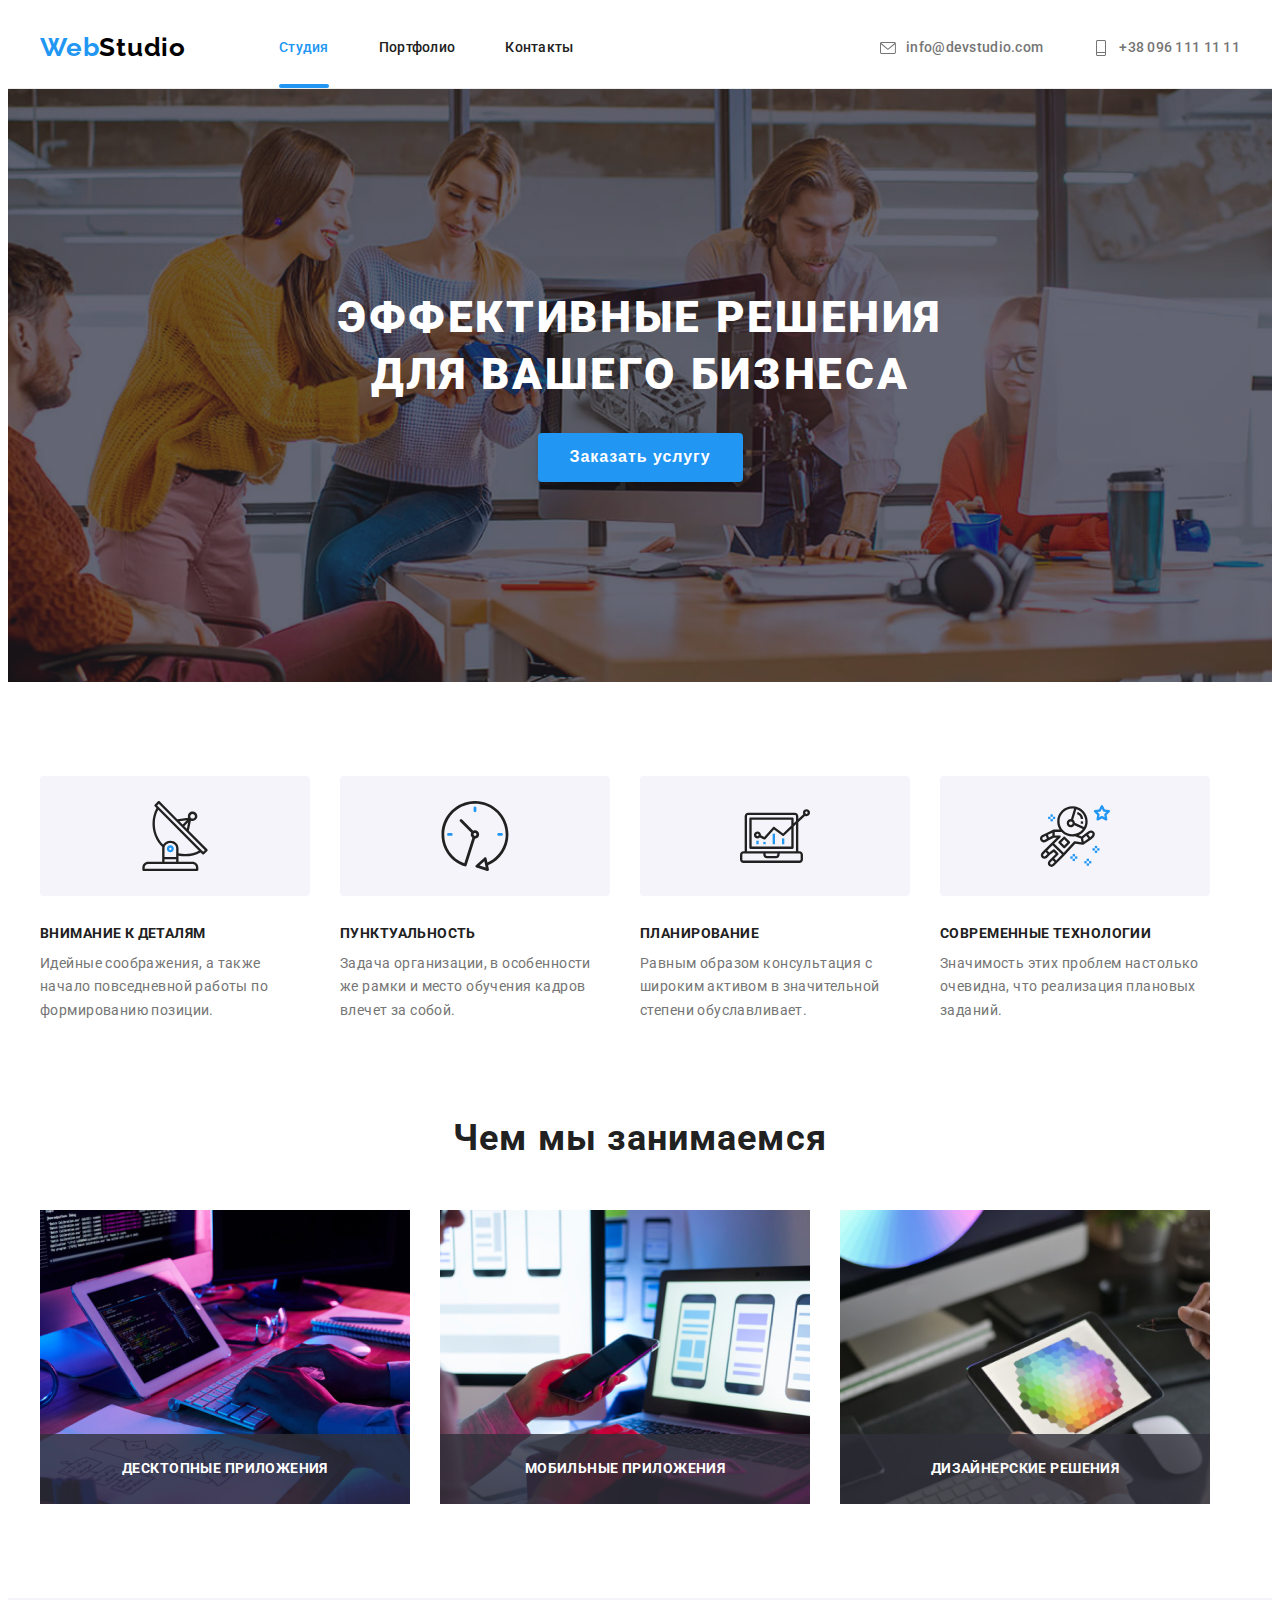
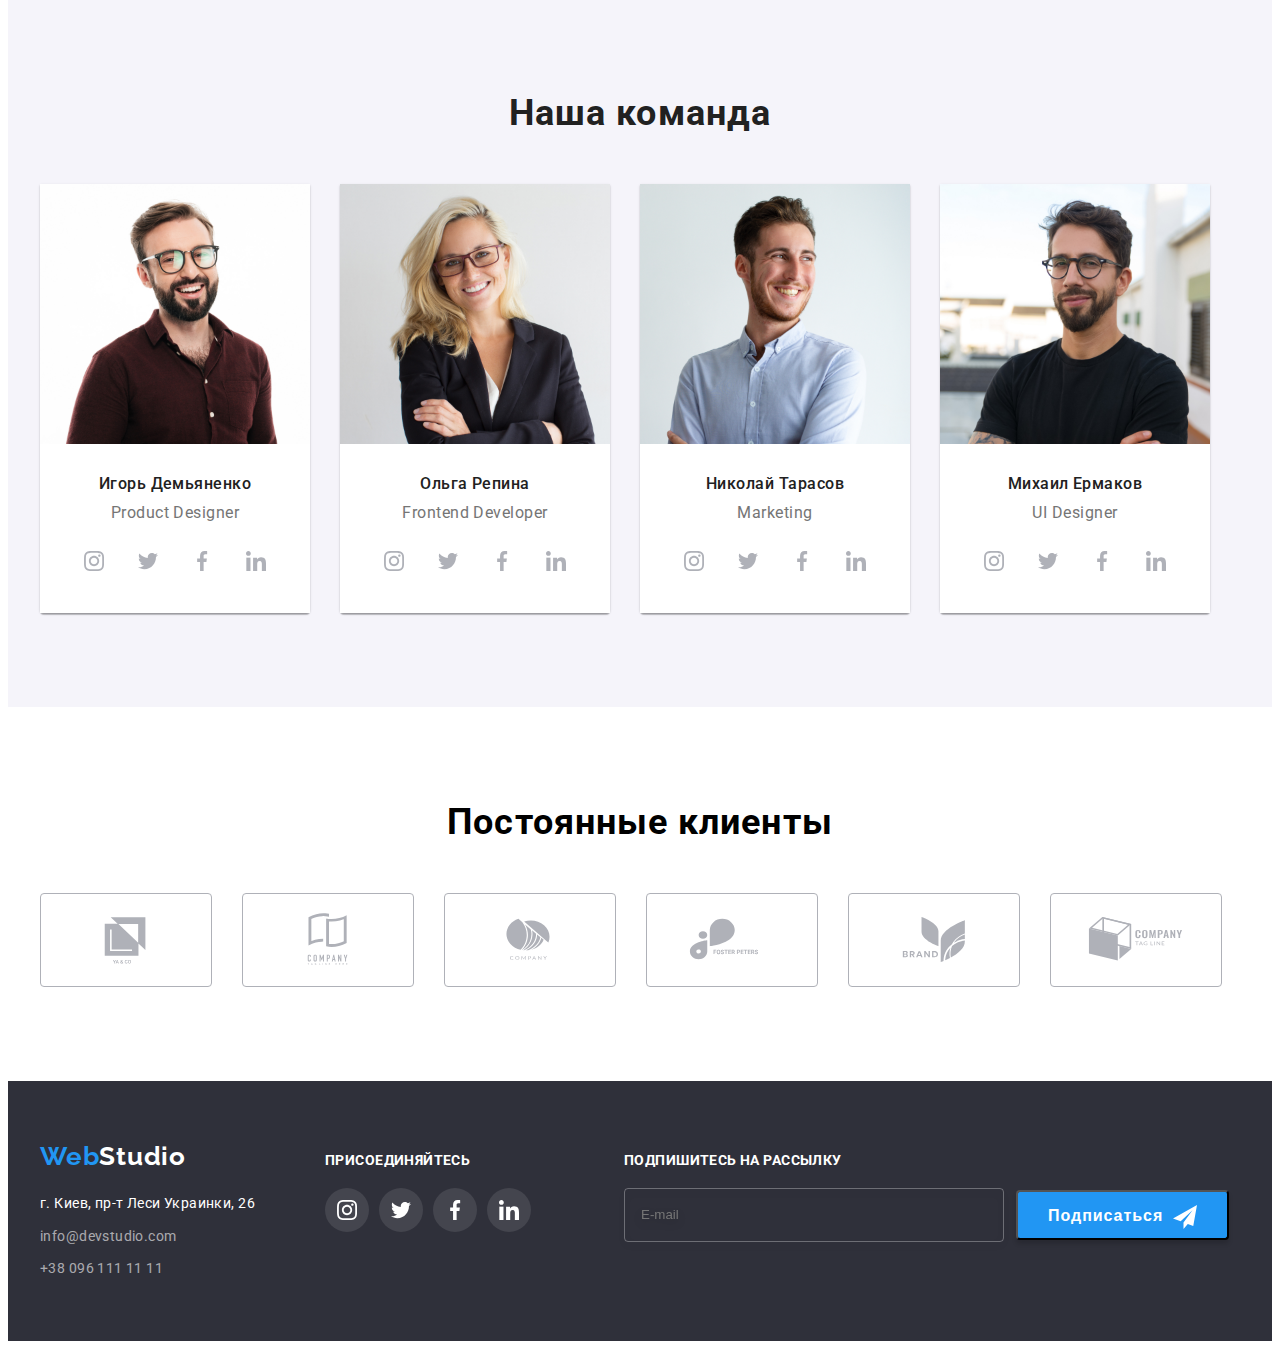
<file: index.html>
<!DOCTYPE html>
<html lang="ru">
  <head>
    <meta charset="UTF-8" />
    <meta http-equiv="X-UA-Compatible" content="IE=edge" />
    <meta name="viewport" content="width=device-width, initial-scale=1.0" />
    <link rel="preconnect" href="https://fonts.googleapis.com" />
    <link rel="preconnect" href="https://fonts.gstatic.com" crossorigin />
    <link
      href="https://fonts.googleapis.com/css2?family=Inter:wght@500;700;800&family=Raleway:wght@700&family=Roboto:wght@400;500;700;900&display=swap"
      rel="stylesheet"
    />
    <link
      rel="stylesheet"
      href="https://cdnjs.cloudflare.com/ajax/libs/modern-normalize/1.1.0/modern-normalize.min.css"
      integrity="sha512-wpPYUAdjBVSE4KJnH1VR1HeZfpl1ub8YT/NKx4PuQ5NmX2tKuGu6U/JRp5y+Y8XG2tV+wKQpNHVUX03MfMFn9Q=="
      crossorigin="anonymous"
      referrerpolicy="no-referrer"
    />
    <link rel="stylesheet" href="./css/main.min.css" />
    <title>WebStudio</title>
  </head>

  <body>
    <!--HEADER-->
    <header class="page-header">
      <div class="container header-container">
        <nav class="navbar">
          <a class="logo page-header__logo" href="index.html"
            ><span class="logo_color">Web</span>Studio</a
          >
          <ul class="list menu">
            <li class="menu__item">
              <a class="menu__link current-link link" href="index.html"
                >Студия</a
              >
            </li>
            <li class="menu__item">
              <a class="menu__link link" href="portfolio.html">Портфолио</a>
            </li>
            <li class="menu__item">
              <a class="menu__link link" href="#">Контакты</a>
            </li>
          </ul>
        </nav>
        <ul class="head-contact list">
          <li class="head-contact__item">
            <a class="head-contact__mail link" href="mailto:info@devstudio.com">
              <svg class="icon-contact">
                <use href="./images/sprites-svg.svg#icon-mail"></use>
              </svg>
              info@devstudio.com</a
            >
          </li>
          <li class="head-contact__item">
            <a class="head-contact__tel link" href="tel:+380961111111"
              ><svg class="icon-contact">
                <use href="./images/sprites-svg.svg#icon-phone"></use>
              </svg>
              +38 096 111 11 11</a
            >
          </li>
        </ul>
      </div>
    </header>

    <!--MAIN-->
    <main>
      <!--TITLE-->
      <section class="heroes">
        <div class="container heroes__container">
          <h1 class="heroes__title">
            Эффективные решения<br />для вашего бизнеса
          </h1>
          <button class="heroes__btn" type="button" data-modal-open>
            Заказать услугу
          </button>
        </div>
      </section>

      <!--ABOUT US-->
      <section class="about-us-section">
        <div class="about-us-section__container container">
          <ul class="list about-us-section__list">
            <li class="about-us-section__item">
              <div class="about-us-section__div-icon">
                <svg class="about-us-section__icon">
                  <use href="./images/sprites-svg.svg#icon-antenna"></use>
                </svg>
              </div>
              <h3 class="about-us-section__title">Внимание к деталям</h3>
              <p class="about-us-section__description">
                Идейные соображения, а также начало повседневной работы по
                формированию позиции.
              </p>
            </li>
            <li class="about-us-section__item">
              <div class="about-us-section__div-icon">
                <svg class="about-us-section__icon">
                  <use href="./images/sprites-svg.svg#icon-clock"></use>
                </svg>
              </div>
              <h3 class="about-us-section__title">Пунктуальность</h3>
              <p class="about-us-section__description">
                Задача организации, в особенности же рамки и место обучения
                кадров влечет за собой.
              </p>
            </li>
            <li class="about-us-section__item">
              <div class="about-us-section__div-icon">
                <svg class="about-us-section__icon">
                  <use href="./images/sprites-svg.svg#icon-diagram"></use>
                </svg>
              </div>
              <h3 class="about-us-section__title">Планирование</h3>
              <p class="about-us-section__description">
                Равным образом консультация с широким активом в значительной
                степени обуславливает.
              </p>
            </li>
            <li class="about-us-section__item">
              <div class="about-us-section__div-icon">
                <svg class="about-us-section__icon">
                  <use href="./images/sprites-svg.svg#icon-astronaut"></use>
                </svg>
              </div>
              <h3 class="about-us-section__title">Современные технологии</h3>
              <p class="about-us-section__description">
                Значимость этих проблем настолько очевидна, что реализация
                плановых заданий.
              </p>
            </li>
          </ul>
        </div>
      </section>

      <!--WHAT WE DO (PHOTO)-->
      <section class="our-work-section section">
        <div class="container our-work-section__container">
          <h2 class="title our-work-section__title">Чем мы занимаемся</h2>
          <ul class="list our-work-section__list">
            <li class="our-work-section__item">
              <img
                class="our-work-section__img"
                src="./images/what-we-do/develop-for-computer.jpg"
                alt="Разработка решений для ПК"
                width="370"
                height="294"
              />
              <div class="our-work-section__div-we-do">
                <h3 class="div-we-do__title">Десктопные приложения</h3>
              </div>
            </li>
            <li class="our-work-section__item">
              <img
                class="our-work-section__img"
                src="./images/what-we-do/develop-for-mobile.jpg"
                alt="Разработка решений для смартфонов"
                width="370"
                height="294"
              />
              <div class="our-work-section__div-we-do">
                <h3 class="div-we-do__title">Мобильные приложения</h3>
              </div>
            </li>
            <li class="our-work-section__item">
              <img
                class="our-work-section__img"
                src="./images/what-we-do/develop-for-tablet.jpg"
                alt="Разработка решений для планшетов"
                width="370"
                height="294"
              />
              <div class="our-work-section__div-we-do">
                <h3 class="div-we-do__title">Дизайнерские решения</h3>
              </div>
            </li>
          </ul>
        </div>
      </section>

      <!--OUR command-->
      <section class="our-command-section section">
        <div class="container our-command-section__container">
          <h2 class="title our-command-section__title">Наша команда</h2>
          <ul class="list our-command-section__list">
            <li class="our-command-section__item">
              <img
                class="our-command-section__photo"
                src="./images/our-command/igor-demyanenko.jpg"
                alt="Игорь Демьяненко"
                width="270"
                height="260"
              />
              <div class="our-command-wraper">
                <h3 class="our-command-wraper__name">Игорь Демьяненко</h3>
                <p class="our-command-wraper__position" lang="en">
                  Product Designer
                </p>
                <ul class="social-list list">
                  <li class="social-list__item">
                    <a href="" class="social-list__link">
                      <svg class="social-list__icon" width="20" height="20">
                        <use
                          href="./images/sprites-svg.svg#icon-instagram"
                        ></use>
                      </svg>
                    </a>
                  </li>
                  <li class="social-list__item">
                    <a href="" class="social-list__link">
                      <svg class="social-list__icon" width="20" height="20">
                        <use href="./images/sprites-svg.svg#icon-twitter"></use>
                      </svg>
                    </a>
                  </li>
                  <li class="social-list__item">
                    <a href="" class="social-list__link">
                      <svg class="social-list__icon" width="20" height="20">
                        <use
                          href="./images/sprites-svg.svg#icon-facebook"
                        ></use>
                      </svg>
                    </a>
                  </li>
                  <li class="social-list__item">
                    <a href="" class="social-list__link">
                      <svg class="social-list__icon" width="20" height="20">
                        <use
                          href="./images/sprites-svg.svg#icon-linkedin"
                        ></use>
                      </svg>
                    </a>
                  </li>
                </ul>
              </div>
            </li>
            <li class="our-command-section__item">
              <img
                class="our-command-section__photo"
                src="./images/our-command/olga-repina.jpg"
                alt="Ольга Репина"
                width="270"
                height="260"
              />
              <div class="our-command-wraper">
                <h3 class="our-command-wraper__name">Ольга Репина</h3>
                <p class="our-command-wraper__position" lang="en">
                  Frontend Developer
                </p>
                <ul class="social-list list">
                  <li class="social-list__item">
                    <a href="" class="social-list__link">
                      <svg class="social-list__icon" width="20" height="20">
                        <use
                          href="./images/sprites-svg.svg#icon-instagram"
                        ></use>
                      </svg>
                    </a>
                  </li>
                  <li class="social-list__item">
                    <a href="" class="social-list__link">
                      <svg class="social-list__icon" width="20" height="20">
                        <use href="./images/sprites-svg.svg#icon-twitter"></use>
                      </svg>
                    </a>
                  </li>
                  <li class="social-list__item">
                    <a href="" class="social-list__link">
                      <svg class="social-list__icon" width="20" height="20">
                        <use
                          href="./images/sprites-svg.svg#icon-facebook"
                        ></use>
                      </svg>
                    </a>
                  </li>
                  <li class="social-list__item">
                    <a href="" class="social-list__link">
                      <svg class="social-list__icon" width="20" height="20">
                        <use
                          href="./images/sprites-svg.svg#icon-linkedin"
                        ></use>
                      </svg>
                    </a>
                  </li>
                </ul>
              </div>
            </li>
            <li class="our-command-section__item">
              <img
                class="our-command-section__photo"
                src="./images/our-command/nikolai-tarasov.jpg"
                alt="Николай Тарасов"
                width="270"
                height="260"
              />
              <div class="our-command-wraper">
                <h3 class="our-command-wraper__name">Николай Тарасов</h3>
                <p class="our-command-wraper__position" lang="en">Marketing</p>
                <ul class="social-list list">
                  <li class="social-list__item">
                    <a href="" class="social-list__link">
                      <svg class="social-list__icon" width="20" height="20">
                        <use
                          href="./images/sprites-svg.svg#icon-instagram"
                        ></use>
                      </svg>
                    </a>
                  </li>
                  <li class="social-list__item">
                    <a href="" class="social-list__link">
                      <svg class="social-list__icon" width="20" height="20">
                        <use href="./images/sprites-svg.svg#icon-twitter"></use>
                      </svg>
                    </a>
                  </li>
                  <li class="social-list__item">
                    <a href="" class="social-list__link">
                      <svg class="social-list__icon" width="20" height="20">
                        <use
                          href="./images/sprites-svg.svg#icon-facebook"
                        ></use>
                      </svg>
                    </a>
                  </li>
                  <li class="social-list__item">
                    <a href="" class="social-list__link">
                      <svg class="social-list__icon" width="20" height="20">
                        <use
                          href="./images/sprites-svg.svg#icon-linkedin"
                        ></use>
                      </svg>
                    </a>
                  </li>
                </ul>
              </div>
            </li>
            <li class="our-command-section__item">
              <img
                class="our-command-section__photo"
                src="./images/our-command/michaile-ermakov.jpg"
                alt="Михаил Ермаков"
                width="270"
                height="260"
              />
              <div class="our-command-wraper">
                <h3 class="our-command-wraper__name">Михаил Ермаков</h3>
                <p class="our-command-wraper__position" lang="en">
                  UI Designer
                </p>
                <ul class="social-list list">
                  <li class="social-list__item">
                    <a href="" class="social-list__link">
                      <svg class="social-list__icon" width="20" height="20">
                        <use
                          href="./images/sprites-svg.svg#icon-instagram"
                        ></use>
                      </svg>
                    </a>
                  </li>
                  <li class="social-list__item">
                    <a href="" class="social-list__link">
                      <svg class="social-list__icon" width="20" height="20">
                        <use href="./images/sprites-svg.svg#icon-twitter"></use>
                      </svg>
                    </a>
                  </li>
                  <li class="social-list__item">
                    <a href="" class="social-list__link">
                      <svg class="social-list__icon" width="20" height="20">
                        <use
                          href="./images/sprites-svg.svg#icon-facebook"
                        ></use>
                      </svg>
                    </a>
                  </li>
                  <li class="social-list__item">
                    <a href="" class="social-list__link">
                      <svg class="social-list__icon" width="20" height="20">
                        <use
                          href="./images/sprites-svg.svg#icon-linkedin"
                        ></use>
                      </svg>
                    </a>
                  </li>
                </ul>
              </div>
            </li>
          </ul>
        </div>
      </section>

      <!--OUR client-->
      <section class="section our-client">
        <div class="container our-client__container">
          <h2 class="title our-client__title">Постоянные клиенты</h2>
          <ul class="our-client__list list">
            <li class="our-client__item">
              <a href="" class="our-client__link">
                <svg class="our-client__icon">
                  <use href="./images/sprites-svg.svg#icon-logo-ya-co"></use>
                </svg>
              </a>
            </li>
            <li class="our-client__item">
              <a href="" class="our-client__link">
                <svg class="our-client__icon">
                  <use href="./images/sprites-svg.svg#icon-logo-list"></use>
                </svg>
              </a>
            </li>
            <li class="our-client__item">
              <a href="" class="our-client__link">
                <svg class="our-client__icon">
                  <use href="./images/sprites-svg.svg#icon-logo-circle"></use>
                </svg>
              </a>
            </li>
            <li class="our-client__item">
              <a href="" class="our-client__link">
                <svg class="our-client__icon">
                  <use
                    href="./images/sprites-svg.svg#icon-logo-foster-peters"
                  ></use>
                </svg>
              </a>
            </li>
            <li class="our-client__item">
              <a href="" class="our-client__link">
                <svg class="our-client__icon">
                  <use href="./images/sprites-svg.svg#icon-logo-brand"></use>
                </svg>
              </a>
            </li>
            <li class="our-client__item">
              <a href="" class="our-client__link">
                <svg class="our-client__icon">
                  <use href="./images/sprites-svg.svg#icon-logo-cube"></use>
                </svg>
              </a>
            </li>
          </ul>
        </div>
      </section>
    </main>

    <!--FOOTER-->
    <footer>
      <!--CONTACTS-->
      <div class="container footer-container">
        <div class="footer-container__contact">
          <a class="link footer__logo footer-container__logo" href="index.html"
            ><span class="logo_color">Web</span>Studio</a
          >
          <address class="footer-contact">
            <ul class="list footer-contact__list">
              <li class="footer-contact__item">
                <a
                  class="local link"
                  href="https://goo.gl/maps/vMf8cFLKpYk1U5oU7"
                  target="_blank"
                  rel="noopener noreferrer"
                  >г. Киев, пр-т Леси Украинки, 26</a
                >
              </li>
              <li class="footer-contact__item">
                <a
                  class="footer-contact__mail link"
                  href="mailto:info@devstudio.com"
                  >info@devstudio.com</a
                >
              </li>
              <li class="footer-contact__item">
                <a class="footer-contact__tel link" href="tel:+380961111111"
                  >+38 096 111 11 11</a
                >
              </li>
            </ul>
          </address>
        </div>
        <!--SOCIAL-FOOTER-->
        <div class="social-footer">
          <p class="social-footer__text">присоединяйтесь</p>
          <ul class="social-footer__list list">
            <li class="social-footer__item">
              <a href="" class="social-footer__link">
                <svg class="social-footer__icon" width="20" height="20">
                  <use href="./images/sprites-svg.svg#icon-instagram"></use>
                </svg>
              </a>
            </li>
            <li class="social-footer__item">
              <a href="" class="social-footer__link">
                <svg class="social-footer__icon" width="20" height="20">
                  <use href="./images/sprites-svg.svg#icon-twitter"></use>
                </svg>
              </a>
            </li>
            <li class="social-footer__item">
              <a href="" class="social-footer__link">
                <svg class="social-footer__icon" width="20" height="20">
                  <use href="./images/sprites-svg.svg#icon-facebook"></use>
                </svg>
              </a>
            </li>
            <li class="social-footer__item">
              <a href="" class="social-footer__link">
                <svg class="social-footer__icon" width="20" height="20">
                  <use href="./images/sprites-svg.svg#icon-linkedin"></use>
                </svg>
              </a>
            </li>
          </ul>
        </div>

        <!--SUBSCRIBE-FOOTER-->
        <div class="subscribe-container">
          <p class="subscribe-text">Подпишитесь на рассылку</p>
          <form class="subscribe-form">
            <input
              class="subscribe-input"
              type="email"
              placeholder="E-mail"
              name="mail"
              id="mail"
              required
            />
            <button type="submit" class="subscribe-btn" name="subscribe">
              Подписаться<svg class="subscribe-icon">
                <use href="./images/sprites-svg.svg#icon-send"></use>
              </svg>
            </button>
          </form>
        </div>
      </div>
    </footer>

    <!--MODAL-->
    <div class="backdrop is-hidden" data-modal>
      <div class="modal">
        <p class="contact-form-title">
          Оставьте свои данные, мы вам перезвоним
        </p>
        <form class="contact-form">
          <div class="contact-form-field">
            <span class="contact-form-field-title">Имя</span>
            <label class="contact-form-wraper">
              <input
                class="contact-form-input"
                type="text"
                name="user_name"
                minlength="2"
                required
              />
              <svg class="contact-form-icon">
                <use href="./images/sprites-svg.svg#icon-user"></use>
              </svg>
            </label>
          </div>
          <div class="contact-form-field">
            <span class="contact-form-field-title">Телефон</span>
            <label class="contact-form-wraper">
              <input
                class="contact-form-input"
                type="tel"
                name="user_phone_number"
                pattern="[8]{1}-[0-9]{3}-[0-9]{2}-[0-9]{2}"
                title="8-xxx-xx-xx"
                required
              />
              <svg class="contact-form-icon">
                <use href="./images/sprites-svg.svg#icon-phone2"></use>
              </svg>
            </label>
          </div>
          <div class="contact-form-field">
            <span class="contact-form-field-title">Почта</span>
            <label class="contact-form-wraper">
              <input
                class="contact-form-input"
                type="email"
                name="user_email"
                required
              />
              <svg class="contact-form-icon">
                <use href="./images/sprites-svg.svg#icon-email"></use>
              </svg>
            </label>
          </div>
          <label class="contact-form-field-message"
            ><span class="contact-form-field-title">Комментарий</span>
            <textarea
              class="contact-form-massage"
              name="user_massage"
              placeholder="Введите текст"
            ></textarea>
          </label>
          <input
            class="contact-form-checkbox visually-hidden"
            type="checkbox"
            name="user_agree"
            id="checkbox-policy"
            required
          />
          <label class="contact-form-checkbox-label" for="checkbox-policy"
            ><span class="contact-form-field-title-checkbox"
              >Соглашаюсь с рассылкой и принимаю&nbsp;<a
                class="contact-form-link"
                href="#"
                >Условия договора</a
              ></span
            ></label
          >
          <button class="contact-form-btn" type="submit">Отправить</button>
        </form>
        <button type="button" class="modal-close-btn" data-modal-close>
          <svg class="modal-close-btn-icon" width="18" height="18">
            <use href="./images/sprites-svg.svg#icon-close-black"></use>
          </svg>
        </button>
      </div>
    </div>
    <script src="./js/modal.js"></script>
  </body>
</html>
</file>
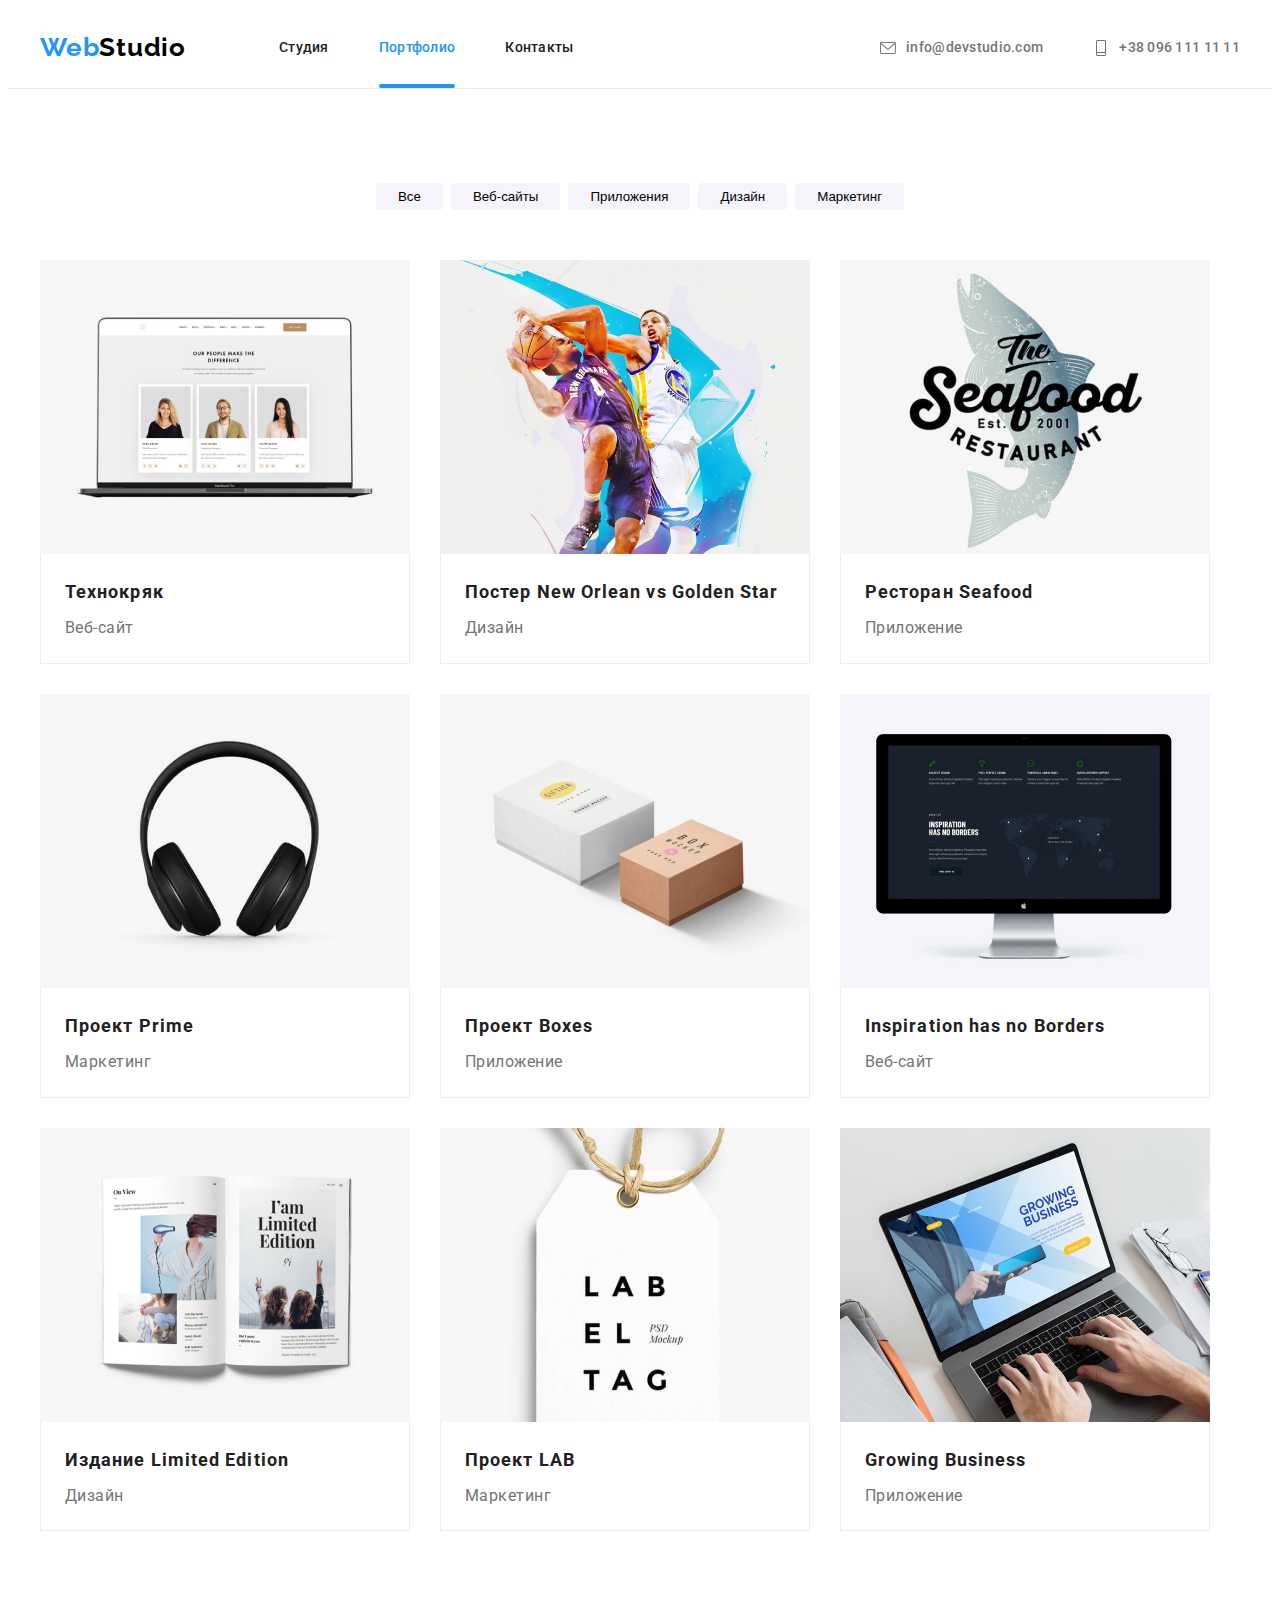
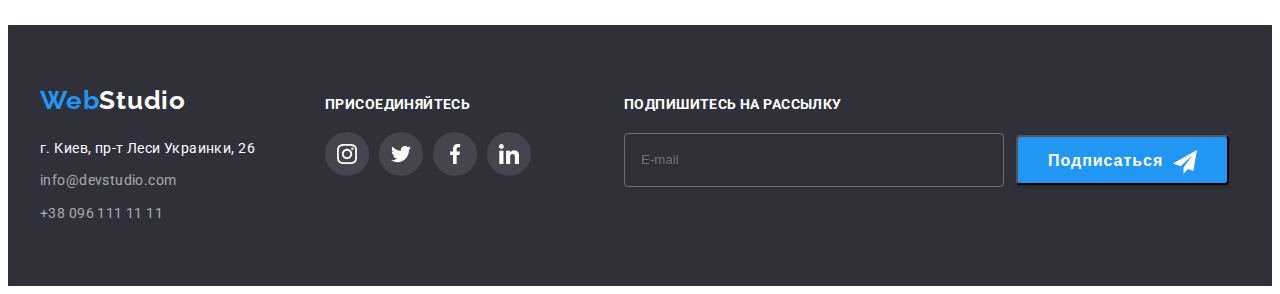
<file: portfolio.html>
<!DOCTYPE html>
<html lang="ru">
  <head>
    <meta charset="UTF-8" />
    <meta http-equiv="X-UA-Compatible" content="IE=edge" />
    <meta name="viewport" content="width=device-width, initial-scale=1.0" />
    <link rel="preconnect" href="https://fonts.googleapis.com" />
    <link rel="preconnect" href="https://fonts.gstatic.com" crossorigin />
    <link
      href="https://fonts.googleapis.com/css2?family=Inter:wght@500;700;800&family=Raleway:wght@700&family=Roboto:wght@400;500;700;900&display=swap"
      rel="stylesheet"
    />
    <link
      rel="stylesheet"
      href="https://cdnjs.cloudflare.com/ajax/libs/modern-normalize/1.1.0/modern-normalize.min.css"
      integrity="sha512-wpPYUAdjBVSE4KJnH1VR1HeZfpl1ub8YT/NKx4PuQ5NmX2tKuGu6U/JRp5y+Y8XG2tV+wKQpNHVUX03MfMFn9Q=="
      crossorigin="anonymous"
      referrerpolicy="no-referrer"
    />
    <link rel="stylesheet" href="./css/main.min.css" />
    <title>Portfolio</title>
  </head>

  <body>
    <!--HEADER-->
    <header class="page-header">
      <div class="container header-container">
        <nav class="navbar">
          <a class="logo page-header__logo" href="index.html"
            ><span class="logo_color">Web</span>Studio</a
          >
          <ul class="list menu">
            <li class="menu__item">
              <a class="menu__link link" href="index.html">Студия</a>
            </li>
            <li class="menu__item">
              <a class="menu__link current-link link" href="portfolio.html"
                >Портфолио</a
              >
            </li>
            <li class="menu__item">
              <a class="menu__link link" href="#">Контакты</a>
            </li>
          </ul>
        </nav>
        <ul class="head-contact list">
          <li class="head-contact__item">
            <a class="head-contact__mail link" href="mailto:info@devstudio.com">
              <svg class="icon-contact">
                <use href="./images/sprites-svg.svg#icon-mail"></use>
              </svg>
              info@devstudio.com</a
            >
          </li>
          <li class="head-contact__item">
            <a class="head-contact__tel link" href="tel:+380961111111"
              ><svg class="icon-contact">
                <use href="./images/sprites-svg.svg#icon-phone"></use>
              </svg>
              +38 096 111 11 11</a
            >
          </li>
        </ul>
      </div>
    </header>

    <!--MAIN-->
    <main>
      <!--PORTFOLIO-->
      <section class="portfolio-section section">
        <div class="container">
          <ul class="list main-btn">
            <li class="btn-item">
              <button class="btn" type="button">Все</button>
            </li>
            <li class="btn-item">
              <button class="btn" type="button">Веб-сайты</button>
            </li>
            <li class="btn-item">
              <button class="btn" type="button">Приложения</button>
            </li>
            <li class="btn-item">
              <button class="btn" type="button">Дизайн</button>
            </li>
            <li class="btn-item">
              <button class="btn" type="button">Маркетинг</button>
            </li>
          </ul>

          <ul class="list portfolio-list">
            <li class="portfolio-item">
              <a class="link portfolio-img-link" href="#">
                <div class="overlay-container">
                  <img
                    class="portfolio-photo"
                    src="./images/portfolio/sait-technocrack.jpg"
                    alt="Технокряк"
                    width="370"
                    height="294"
                  />
                  <div class="overlay">
                    <p class="overlay-text">
                      Ресурс предлагает комплексные предложения с разным уровнем
                      функционала и сервисов. Все это позволит посетителю
                      получить исчерпывающие сведения о компании или частном
                      лице.
                    </p>
                  </div>
                </div>
                <div class="border-portfolio">
                  <h2 class="portfolio-title">Технокряк</h2>
                  <p class="portfolio-description">Веб-сайт</p>
                </div>
              </a>
            </li>
            <li class="portfolio-item">
              <a class="link portfolio-img-link" href="#">
                <div class="overlay-container">
                  <img
                    class="portfolio-photo"
                    src="./images/portfolio/design-poster.jpg"
                    alt="Постер New Orlean vs Golden Star"
                    width="370"
                    height="294"
                  />
                  <div class="overlay">
                    <p class="overlay-text">
                      Ресурс предлагает комплексные предложения с разным уровнем
                      функционала и сервисов. Все это позволит посетителю
                      получить исчерпывающие сведения о компании или частном
                      лице.
                    </p>
                  </div>
                </div>

                <div class="border-portfolio">
                  <h2 class="portfolio-title">
                    Постер New Orlean vs Golden Star
                  </h2>
                  <p class="portfolio-description">Дизайн</p>
                </div>
              </a>
            </li>
            <li class="portfolio-item">
              <a class="link portfolio-img-link" href="#">
                <div class="overlay-container">
                  <img
                    class="portfolio-photo"
                    src="./images/portfolio/app-restaurant.jpg"
                    alt="Ресторан Seafood"
                    width="370"
                    height="294"
                  />
                  <div class="overlay">
                    <p class="overlay-text">
                      Ресурс предлагает комплексные предложения с разным уровнем
                      функционала и сервисов. Все это позволит посетителю
                      получить исчерпывающие сведения о компании или частном
                      лице.
                    </p>
                  </div>
                </div>

                <div class="border-portfolio">
                  <h2 class="portfolio-title">Ресторан Seafood</h2>
                  <p class="portfolio-description">Приложение</p>
                </div>
              </a>
            </li>

            <li class="portfolio-item">
              <a class="link portfolio-img-link" href="#">
                <div class="overlay-container">
                  <img
                    class="portfolio-photo"
                    src="./images/portfolio/market-prime.jpg"
                    alt="Проект Prime"
                    width="370"
                    height="294"
                  />
                  <div class="overlay">
                    <p class="overlay-text">
                      Ресурс предлагает комплексные предложения с разным уровнем
                      функционала и сервисов. Все это позволит посетителю
                      получить исчерпывающие сведения о компании или частном
                      лице.
                    </p>
                  </div>
                </div>

                <div class="border-portfolio">
                  <h2 class="portfolio-title">Проект Prime</h2>
                  <p class="portfolio-description">Маркетинг</p>
                </div>
              </a>
            </li>
            <li class="portfolio-item">
              <a class="link portfolio-img-link" href="#">
                <div class="overlay-container">
                  <img
                    class="portfolio-photo"
                    src="./images/portfolio/app-boxes.jpg"
                    alt="Проект Boxes"
                    width="370"
                    height="294"
                  />
                  <div class="overlay">
                    <p class="overlay-text">
                      Ресурс предлагает комплексные предложения с разным уровнем
                      функционала и сервисов. Все это позволит посетителю
                      получить исчерпывающие сведения о компании или частном
                      лице.
                    </p>
                  </div>
                </div>

                <div class="border-portfolio">
                  <h2 class="portfolio-title">Проект Boxes</h2>
                  <p class="portfolio-description">Приложение</p>
                </div>
              </a>
            </li>
            <li class="portfolio-item">
              <a class="link portfolio-img-link" href="#">
                <div class="overlay-container">
                  <img
                    class="portfolio-photo"
                    src="./images/portfolio/sait-no-borders.jpg"
                    alt="Inspiration has no Borders"
                    width="370"
                    height="294"
                  />
                  <div class="overlay">
                    <p class="overlay-text">
                      Ресурс предлагает комплексные предложения с разным уровнем
                      функционала и сервисов. Все это позволит посетителю
                      получить исчерпывающие сведения о компании или частном
                      лице.
                    </p>
                  </div>
                </div>

                <div class="border-portfolio">
                  <h2 class="portfolio-title">Inspiration has no Borders</h2>
                  <p class="portfolio-description">Веб-сайт</p>
                </div>
              </a>
            </li>
            <li class="portfolio-item">
              <a class="link portfolio-img-link" href="#">
                <div class="overlay-container">
                  <img
                    class="portfolio-photo"
                    src="./images/portfolio/design-limited-edition.jpg"
                    alt="Издание Limited Edition"
                    width="370"
                    height="294"
                  />
                  <div class="overlay">
                    <p class="overlay-text">
                      Ресурс предлагает комплексные предложения с разным уровнем
                      функционала и сервисов. Все это позволит посетителю
                      получить исчерпывающие сведения о компании или частном
                      лице.
                    </p>
                  </div>
                </div>

                <div class="border-portfolio">
                  <h2 class="portfolio-title">Издание Limited Edition</h2>
                  <p class="portfolio-description">Дизайн</p>
                </div>
              </a>
            </li>
            <li class="portfolio-item">
              <a class="link portfolio-img-link" href="#">
                <div class="overlay-container">
                  <img
                    class="portfolio-photo"
                    src="./images/portfolio/market-lab.jpg"
                    alt="Проект LAB"
                    width="370"
                    height="294"
                  />
                  <div class="overlay">
                    <p class="overlay-text">
                      Ресурс предлагает комплексные предложения с разным уровнем
                      функционала и сервисов. Все это позволит посетителю
                      получить исчерпывающие сведения о компании или частном
                      лице.
                    </p>
                  </div>
                </div>

                <div class="border-portfolio">
                  <h2 class="portfolio-title">Проект LAB</h2>
                  <p class="portfolio-description">Маркетинг</p>
                </div>
              </a>
            </li>
            <li class="portfolio-item">
              <a class="link portfolio-img-link" href="#">
                <div class="overlay-container">
                  <img
                    class="portfolio-photo"
                    src="./images/portfolio/app-growing-business.jpg"
                    alt="Growing Business"
                    width="370"
                    height="294"
                  />
                  <div class="overlay">
                    <p class="overlay-text">
                      Ресурс предлагает комплексные предложения с разным уровнем
                      функционала и сервисов. Все это позволит посетителю
                      получить исчерпывающие сведения о компании или частном
                      лице.
                    </p>
                  </div>
                </div>

                <div class="border-portfolio">
                  <h2 class="portfolio-title">Growing Business</h2>
                  <p class="portfolio-description">Приложение</p>
                </div>
              </a>
            </li>
          </ul>
        </div>
      </section>
    </main>

    <!--FOOTER-->
    <footer>
      <!--CONTACTS-->
      <div class="container footer-container">
        <div class="footer-container__contact">
          <a class="link footer__logo footer-container__logo" href="index.html"
            ><span class="logo_color">Web</span>Studio</a
          >
          <address class="footer-contact">
            <ul class="list footer-contact__list">
              <li class="footer-contact__item">
                <a
                  class="local link"
                  href="https://goo.gl/maps/vMf8cFLKpYk1U5oU7"
                  target="_blank"
                  rel="noopener noreferrer"
                  >г. Киев, пр-т Леси Украинки, 26</a
                >
              </li>
              <li class="footer-contact__item">
                <a
                  class="footer-contact__mail link"
                  href="mailto:info@devstudio.com"
                  >info@devstudio.com</a
                >
              </li>
              <li class="footer-contact__item">
                <a class="footer-contact__tel link" href="tel:+380961111111"
                  >+38 096 111 11 11</a
                >
              </li>
            </ul>
          </address>
        </div>
        <!--SOCIAL-FOOTER-->
        <div class="social-footer">
          <p class="social-footer__text">присоединяйтесь</p>
          <ul class="social-footer__list list">
            <li class="social-footer__item">
              <a href="" class="social-footer__link">
                <svg class="social-footer__icon" width="20" height="20">
                  <use href="./images/sprites-svg.svg#icon-instagram"></use>
                </svg>
              </a>
            </li>
            <li class="social-footer__item">
              <a href="" class="social-footer__link">
                <svg class="social-footer__icon" width="20" height="20">
                  <use href="./images/sprites-svg.svg#icon-twitter"></use>
                </svg>
              </a>
            </li>
            <li class="social-footer__item">
              <a href="" class="social-footer__link">
                <svg class="social-footer__icon" width="20" height="20">
                  <use href="./images/sprites-svg.svg#icon-facebook"></use>
                </svg>
              </a>
            </li>
            <li class="social-footer__item">
              <a href="" class="social-footer__link">
                <svg class="social-footer__icon" width="20" height="20">
                  <use href="./images/sprites-svg.svg#icon-linkedin"></use>
                </svg>
              </a>
            </li>
          </ul>
        </div>

        <!--SUBSCRIBE-FOOTER-->
        <div class="subscribe-container">
          <p class="subscribe-text">Подпишитесь на рассылку</p>
          <form class="subscribe-form">
            <input
              class="subscribe-input"
              type="email"
              placeholder="E-mail"
              name="mail"
              id="mail"
              required
            />
            <button type="submit" class="subscribe-btn" name="subscribe">
              Подписаться<svg class="subscribe-icon">
                <use href="./images/sprites-svg.svg#icon-send"></use>
              </svg>
            </button>
          </form>
        </div>
      </div>
    </footer>
  </body>
</html>
</file>
<file: css/main.min.css>
:root{--main-font: "Roboto", sans-serif;--secondary-font: "Raleway", sans-serif;--accent-color: #2f303a;--secondary-accent-color: #f5f4fa;--text-color-contact: #757575;--highlight-text-color: #2196f3}.visually-hidden{position:absolute;width:1px;height:1px;margin:-1px;border:0;padding:0;white-space:nowrap;clip-path:inset(100%);clip:rect(0 0 0 0);overflow:hidden}.list{list-style:none}.link{text-decoration:none;color:#000}h1,h2,h3,h4,h5,h6,p{margin-top:0;margin-bottom:0}ul,ol{margin-top:0;margin-bottom:0;padding-left:0}body{font-family:var(--main-font)}img{display:block}.container{width:1200px;margin-left:auto;margin-right:auto;padding-left:15px;padding-right:15px}.section{padding-top:94px;padding-bottom:94px}.title{font-weight:700;font-size:36px;margin-bottom:50px}.navbar{display:flex;align-items:center}.logo{margin-right:93px}.menu{display:flex}.menu__item:not(:last-child){margin-right:50px}.menu__link{position:relative;display:block;font-weight:500;font-size:14px;line-height:1.1;letter-spacing:0.02em;color:#212121;padding-top:32px;padding-bottom:32px;transition:color 250ms cubic-bezier(0.4, 0, 0.2, 1)}.menu__link:hover,.menu__link:focus{color:var(--highlight-text-color)}.current-link{color:var(--highlight-text-color)}.current-link::after{content:' ';position:absolute;width:100%;height:4px;left:0;bottom:0;background:var(--highlight-text-color);border-radius:2px}.head-contact{display:flex}.head-contact__item{display:flex;align-items:center;justify-content:center}.head-contact__item:not(:last-of-type){margin-right:50px}.head-contact__mail,.head-contact__tel{display:flex;font-weight:500;font-size:14px;line-height:1.1;letter-spacing:0.02em;color:#757575;padding-top:32px;padding-bottom:32px;transition:color 250ms cubic-bezier(0.4, 0, 0.2, 1)}.head-contact__mail:hover,.head-contact__mail:hover,.head-contact__mail:focus,.head-contact__mail:focus,.head-contact__tel:hover,.head-contact__tel:hover,.head-contact__tel:focus,.head-contact__tel:focus{color:var(--highlight-text-color)}.icon-contact{width:16px;height:16px;margin-right:10px;fill:#757575;transition:fill 250ms cubic-bezier(0.4, 0, 0.2, 1)}.head-contact__mail:hover .icon-contact,.head-contact__tel:hover .icon-contact,.head-contact__mail:focus .icon-contact,.head-contact__tel:focus .icon-contact{fill:var(--highlight-text-color)}.page-header__logo{text-decoration:none;font-family:var(--secondary-font);font-weight:700;font-size:26px;line-height:1.2;letter-spacing:0.03em;color:black}.logo_color{color:#2196f3}.footer__logo{text-decoration:none;font-family:var(--secondary-font);font-weight:700;font-size:26px;line-height:1.2;letter-spacing:0.03em;color:black}.social-list{display:flex;justify-content:center}.social-list__item:not(:last-child){margin-right:10px}.social-list__link{display:flex;align-items:center;justify-content:center;width:44px;height:44px;background-color:#ffffff;border-radius:50%;transition:background-color 250ms cubic-bezier(0.4, 0, 0.2, 1)}.social-list__link:hover,.social-list__link:focus{background-color:var(--highlight-text-color)}.social-list__icon{fill:#AFB1B8;transition:fill 250ms cubic-bezier(0.4, 0, 0.2, 1)}.social-list__icon:hover,.social-list__icon:focus{fill:#ffffff}.social-list__link:hover .social-list__icon,.social-list__link:focus .social-list__icon{fill:#ffffff}.backdrop{position:fixed;top:0;left:0;width:100vw;height:100vh;background-color:rgba(0,0,0,0.2);transition:opacity 250ms cubic-bezier(0.4, 0, 0.2, 1),visibility 250ms cubic-bezier(0.4, 0, 0.2, 1)}.backdrop.is-hidden{opacity:0;visibility:hidden;pointer-events:none}.modal{position:absolute;top:50%;left:50%;transform:translate(-50%, -50%);width:528px;height:581px;background-color:#FFFFFF;box-shadow:0px 1px 3px rgba(0,0,0,0.12),0px 1px 1px rgba(0,0,0,0.14),0px 2px 1px rgba(0,0,0,0.2);border-radius:4px;padding:40px}.modal-close-btn{position:absolute;top:8px;right:8px;display:flex;align-items:center;justify-content:center;height:30px;width:30px;border-radius:50%;background-color:#FFFFFF;border:1px solid rgba(0,0,0,0.1);cursor:pointer;padding:0;transition:fill 250ms cubic-bezier(0.4, 0, 0.2, 1)}.modal-close-btn-icon{transition:fill 250ms cubic-bezier(0.4, 0, 0.2, 1)}.modal-close-btn:hover .modal-close-btn-icon,.modal-close-btn:focus .modal-close-btn-icon{outline:none;fill:var(--highlight-text-color)}.contact-form{display:flex;flex-direction:column}.contact-form-title{font-weight:700;font-size:20px;line-height:1.1;text-align:center;letter-spacing:0.03em;color:#212121;margin-bottom:12px}.contact-form-field{position:relative;margin-bottom:10px}.contact-form-field-title{font-size:12px;line-height:1.1;letter-spacing:0.01em;color:#757575}.contact-form-link{color:var(--highlight-text-color)}.contact-form-wraper{position:relative;margin-top:4px}.contact-form-icon{position:absolute;top:50%;left:12px;width:15px;height:15px;transform:translateY(-50%);transition:fill 250ms cubic-bezier(0.4, 0, 0.2, 1)}.contact-form-field-title-checkbox{font-size:14px;line-height:1.7;letter-spacing:0.03em;color:#757575}.contact-form-input{width:100%;height:40px;padding-left:42px;border:1px solid rgba(33,33,33,0.2);border-radius:4px;transition:border-color 250ms cubic-bezier(0.4, 0, 0.2, 1)}.contact-form-input:hover,.contact-form-input:focus{outline:none;border-color:var(--highlight-text-color);cursor:pointer}.contact-form-input:hover+.contact-form-icon,.contact-form-input:hover+.contact-form-icon,.contact-form-input:focus+.contact-form-icon,.contact-form-input:focus+.contact-form-icon{fill:var(--highlight-text-color)}.contact-form-massage{width:100%;height:120px;border:1px solid rgba(33,33,33,0.2);border-radius:4px;padding:12px 16px;margin-bottom:20px;resize:none;transition:border-color 250ms cubic-bezier(0.4, 0, 0.2, 1)}.contact-form-massage:hover,.contact-form-massage:focus{outline:none;border-color:var(--highlight-text-color);cursor:pointer}.contact-form-checkbox-label{display:flex;align-items:center;justify-content:center}.contact-form-checkbox-label::before{content:' ';display:block;width:16px;height:16px;border:1px solid #212121;border-radius:4px;cursor:pointer;margin-right:7px}.contact-form-checkbox:checked+.contact-form-checkbox-label::before{background-color:var(--highlight-text-color);background-image:url(../images/form_icon/chek.svg);background-repeat:no-repeat;background-position:center;border:none}.contact-form-checkbox:hover+.contact-form-checkbox-label::before{border-color:var(--highlight-text-color)}.contact-form-checkbox:focus+.contact-form-checkbox-label::before{border-color:var(--highlight-text-color)}.contact-form-btn{width:200px;height:50px;font-weight:700;font-size:16px;line-height:1.8;align-items:center;text-align:center;letter-spacing:0.06em;color:#FFFFFF;background-color:var(--highlight-text-color);box-shadow:0px 4px 4px rgba(0,0,0,0.15);border-radius:4px;border:none;cursor:pointer;align-self:center;margin-top:30px}.subscribe-text{font-weight:700;font-size:14px;line-height:1.1;letter-spacing:0.03em;text-transform:uppercase;color:#FFFFFF;margin-bottom:20px}.subscribe-form{display:flex;align-items:center;justify-content:center}.subscribe-input{width:360px;height:50px;border:1px solid rgba(255,255,255,0.3);filter:drop-shadow(0px 4px 4px rgba(0,0,0,0.15));border-radius:4px;padding-left:16px;margin-right:12px;background-color:transparent;color:#ffffff;transition:border-color 250ms cubic-bezier(0.4, 0, 0.2, 1)}.subscribe-input:hover,.subscribe-input:focus{border-color:var(--highlight-text-color)}.subscribe-btn-container{position:relative;width:200px;height:50px}.subscribe-btn{display:block;align-items:center;background:var(--highlight-text-color);box-shadow:0px 4px 4px rgba(0,0,0,0.15);border-radius:4px;padding:10px 30px;max-height:50px;font-weight:700;font-size:16px;line-height:1.8;letter-spacing:0.06em;color:#FFFFFF;cursor:pointer;transition:background-color 250ms cubic-bezier(0.4, 0, 0.2, 1)}.subscribe-btn:hover{background-color:#188ce8}.subscribe-icon{width:24px;height:24px;margin-left:10px;vertical-align:middle}.footer-contact{font-family:var(--main-font);font-style:normal;font-size:14px;line-height:1.7;letter-spacing:0.03em;margin-right:70px}.footer-container__logo{display:block;color:#ffffff;margin-bottom:20px}.local{font-size:14px;line-height:1.7;letter-spacing:0.03em;color:#ffffff}.footer-contact__item:not(:last-of-type){margin-bottom:9px}.footer-contact__tel,.footer-contact__mail{font-size:14px;line-height:1.7;letter-spacing:0.03em;color:rgba(255,255,255,0.6)}.social-footer{margin-right:93px}.social-footer__text{font-weight:700;font-size:14px;line-height:16px;letter-spacing:0.03em;text-transform:uppercase;color:#ffffff;margin-bottom:20px}.social-footer__list{display:flex}.social-footer__item:not(:last-child){margin-right:10px}.social-footer__link{display:flex;align-items:center;justify-content:center;width:44px;height:44px;background-color:rgba(255,255,255,0.1);border-radius:50%;transition:background-color 250ms cubic-bezier(0.4, 0, 0.2, 1)}.social-footer__link:hover,.social-footer__link:focus{background-color:var(--highlight-text-color)}.social-footer__icon{fill:#ffffff}.main-btn{font-weight:500;font-size:16px;line-height:1.6;text-align:center;letter-spacing:0.03em;display:flex;justify-content:center;margin-bottom:50px}.btn-item:not(:last-child){margin-right:8px}.btn{cursor:pointer;background:#f5f4fa;padding:6px 22px;border-radius:4px;border:none;transition:color 250ms cubic-bezier(0.4, 0, 0.2, 1),background-color 250ms cubic-bezier(0.4, 0, 0.2, 1),box-shadow 250ms cubic-bezier(0.4, 0, 0.2, 1)}.btn:hover,.btn:focus{background-color:#2196f3;color:#fff;box-shadow:0px 3px 1px rgba(0,0,0,0.1),0px 1px 2px rgba(0,0,0,0.08),0px 2px 2px rgba(0,0,0,0.12)}.page-header{border-bottom:1px solid #ececec}.header-container{display:flex;align-items:center;justify-content:space-between}.heroes{background-color:var(--accent-color);padding-top:200px;padding-bottom:200px;background-image:linear-gradient(rgba(47,48,58,0.4), rgba(47,48,58,0.4)),url(../images/heroes.jpg);background-repeat:no-repeat;background-position:center;background-size:cover;max-width:1600px;margin-right:auto;margin-left:auto}.heroes__title{font-weight:900;font-size:44px;line-height:1.3;text-align:center;letter-spacing:0.06em;text-transform:uppercase;color:#ffffff}.heroes__btn{background:#2196f3;box-shadow:0px 4px 4px rgba(0,0,0,0.15);border-radius:4px;font-weight:700;font-size:16px;line-height:1.8;align-items:center;text-align:center;letter-spacing:0.06em;color:#ffffff;padding:10px 32px;cursor:pointer;display:block;margin:30px auto 0;border:none;transition:background-color 250ms cubic-bezier(0.4, 0, 0.2, 1)}.heroes__btn:hover,.heroes__btn:focus{background-color:#188ce8}.about-us-section{padding-top:94px}.about-us-section__list{display:flex;margin-top:-30px}.about-us-section__item{margin-top:30px;width:270px}.about-us-section__item:not(:first-child){margin-left:30px}.about-us-section__div-icon{display:flex;align-items:center;justify-content:center;width:270px;height:120px;background-color:#F5F4FA;border-radius:4px;margin-bottom:30px}.about-us-section__icon{width:70px;height:70px}.about-us-section__title{font-weight:700;font-size:14px;line-height:1.1;letter-spacing:0.03em;text-transform:uppercase;color:#212121;margin-bottom:10px}.about-us-section__description{font-size:14px;line-height:1.7;letter-spacing:0.03em;color:var(--text-color-contact)}.our-work-section__list{display:flex;margin-top:-30px}.our-work-section__item{flex-basis:calc((100% - 90px) / 3);margin-top:30px;position:relative}.our-work-section__item:not(:nth-child(3n)){margin-right:30px}.our-work-section__title{line-height:1.2;text-align:center;letter-spacing:0.03em;color:#212121}.our-work-section__div-we-do{position:absolute;width:100%;height:70px;bottom:0;left:0;background-color:rgba(47,48,58,0.8)}.div-we-do__title{font-weight:700;font-size:14px;line-height:1.1;text-align:center;letter-spacing:0.03em;text-transform:uppercase;color:#FFFFFF;padding:27px}.our-command-section{background-color:var(--secondary-accent-color)}.our-command-section__title{text-align:center;letter-spacing:0.03em;color:#212121}.our-command-section__list{display:flex;margin-top:-30px}.our-command-section__item{flex-basis:calc((100% - 120px) / 4);margin-top:30px;box-shadow:0px 1px 3px rgba(0,0,0,0.12),0px 1px 1px rgba(0,0,0,0.14),0px 2px 1px rgba(0,0,0,0.2);border-radius:0px 0px 4px 4px}.our-command-section__item:not(:nth-child(4n)){margin-right:30px}.our-command-wraper{padding-top:30px;padding-bottom:30px;padding-left:10px;padding-right:10px;background-color:#ffffff}.our-command-wraper__name{font-weight:500;font-size:16px;line-height:1.2;text-align:center;letter-spacing:0.03em;color:#212121;margin-bottom:10px}.our-command-wraper__position{font-size:16px;line-height:1.2;text-align:center;letter-spacing:0.03em;color:var(--text-color-contact);margin-bottom:16px}.our-client__title{font-weight:700;font-size:36px;line-height:42px;text-align:center;letter-spacing:0.03em}.our-client__list{display:flex}.our-client__link{display:flex;width:170px;height:92px;border:1px solid #AFB1B8;border-radius:4px;align-items:center;justify-content:center;transition:border 250ms cubic-bezier(0.4, 0, 0.2, 1)}.our-client__link:hover,.our-client__link:focus{border:1px solid var(--highlight-text-color)}.our-client__item:not(:last-child){margin-right:30px}.our-client__icon{fill:#AFB1B8;width:106px;height:60px;transition:fill 250ms cubic-bezier(0.4, 0, 0.2, 1)}.our-client__link:hover .our-client__icon,.our-client__link:focus .our-client__icon{fill:var(--highlight-text-color)}footer{background-color:var(--accent-color);padding-top:60px;padding-bottom:60px}.footer-container{display:flex;align-items:baseline}.portfolio-list{display:flex;flex-wrap:wrap;margin-top:-30px}.portfolio-item{flex-basis:calc((100% - 90px) / 3);margin-top:30px}.portfolio-item:not(:nth-child(3n)){margin-right:30px}.border-portfolio{border-left:1px solid #eeeeee;border-right:1px solid #eeeeee;border-bottom:1px solid #eeeeee;padding:20px 24px;background-color:#ffffff}.portfolio-img-link{position:relative;display:block;transition:box-shadow 250ms cubic-bezier(0.4, 0, 0.2, 1)}.portfolio-img-link:hover,.portfolio-img-link:focus{box-shadow:0px 1px 1px rgba(0,0,0,0.12),0px 4px 4px rgba(0,0,0,0.06),1px 4px 6px rgba(0,0,0,0.16)}.portfolio-title{font-weight:700;font-size:18px;line-height:2;letter-spacing:0.06em;color:#212121;margin-bottom:4px}.portfolio-description{font-size:16px;line-height:1.8;letter-spacing:0.03em;color:var(--text-color-contact)}.overlay-container{position:relative;overflow:hidden}.overlay{opacity:0;top:0;left:0;width:370px;height:294px;position:absolute;background-color:rgba(33,150,243,0.9);transform:translate(0, 100%);transition:opacity 250ms cubic-bezier(0.4, 0, 0.2, 1),transform 250ms cubic-bezier(0.4, 0, 0.2, 1)}.overlay-text{text-align:left;color:#ffffff;position:absolute;font-size:18px;line-height:1.4;letter-spacing:0.03em;padding:63px 24px}.portfolio-img-link:hover .overlay{opacity:1;transform:translate(0, 0)}
/*# sourceMappingURL=main.min.css.map */
</file>
